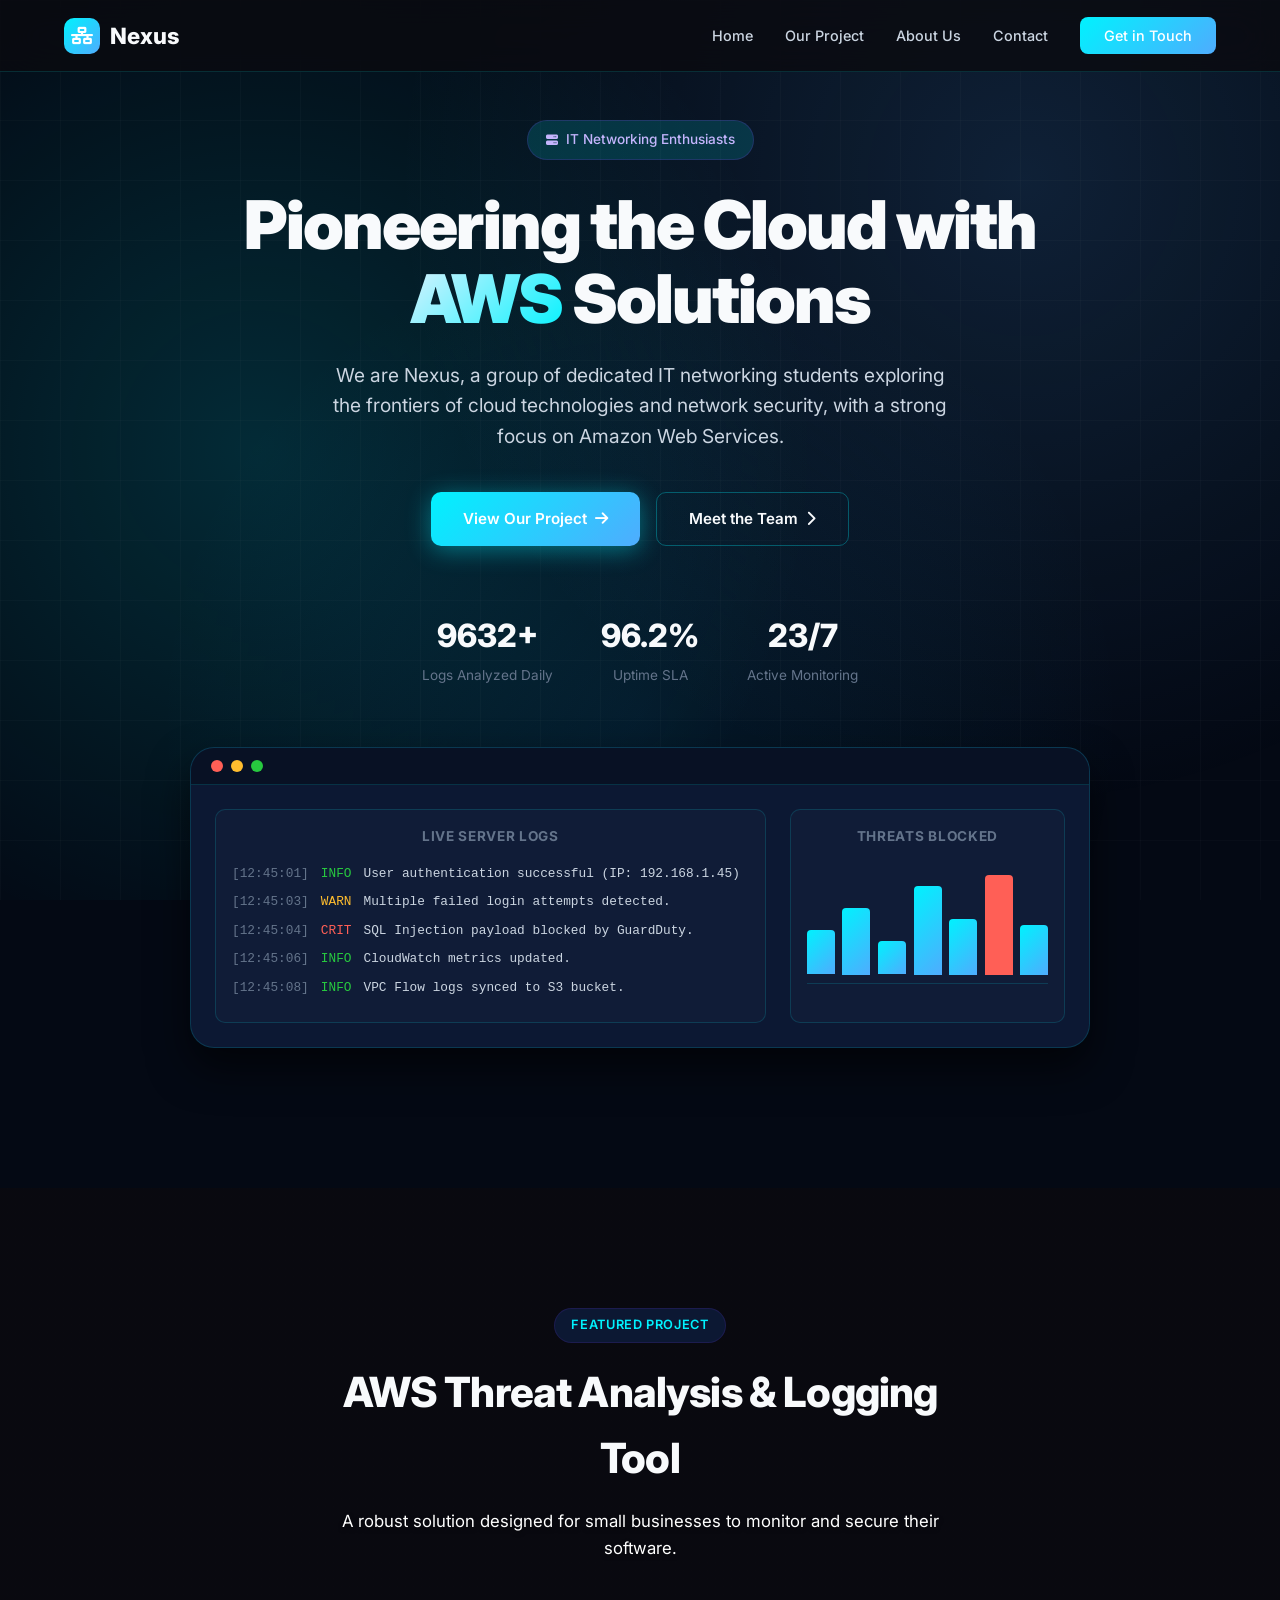
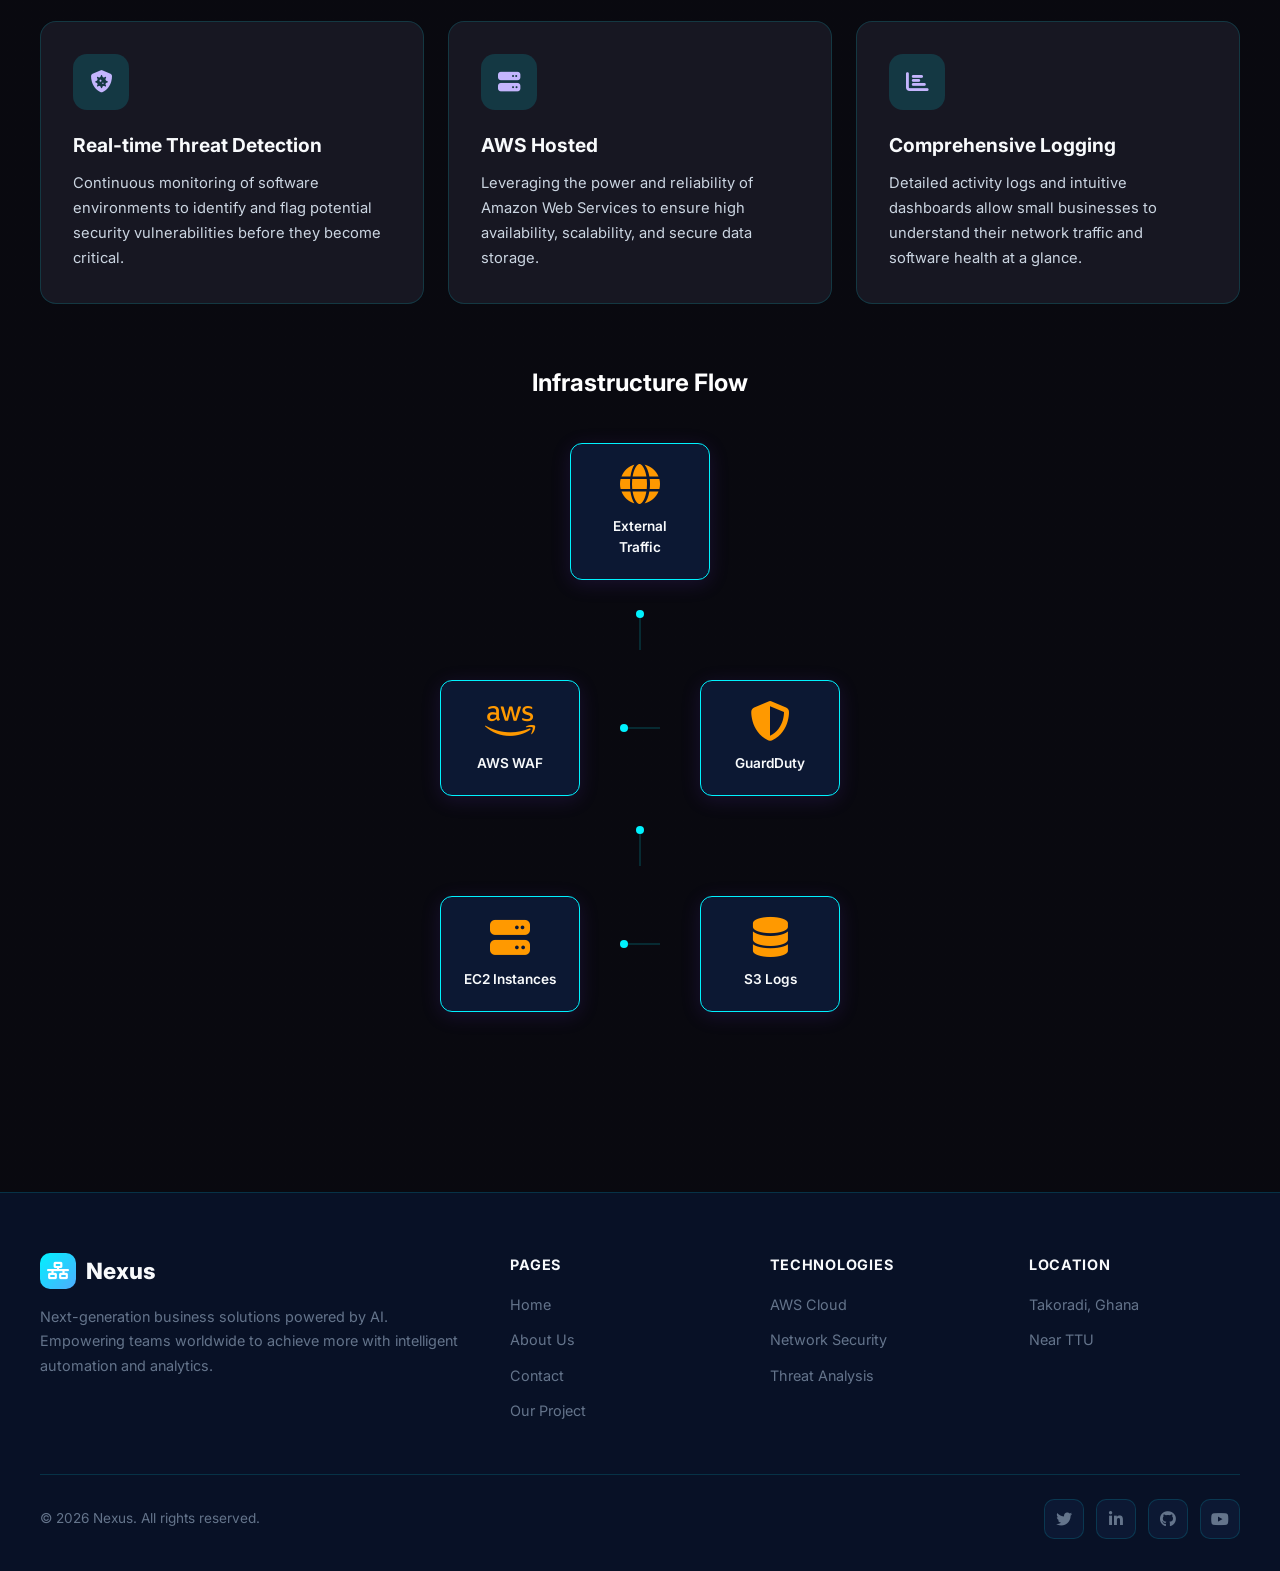
<file: index.html>
<!DOCTYPE html>
<html lang="en">
<head>
  <meta charset="UTF-8" />
  <meta name="viewport" content="width=device-width, initial-scale=1.0" />
  <title>Nexus — IT Networking & AWS Cloud Solutions</title>
  <meta name="description" content="Nexus is a group of IT networking students specializing in AWS cloud infrastructure and threat analysis. with AI-powered analytics, cloud infrastructure, and enterprise automation." />
  <link rel="preconnect" href="https://fonts.googleapis.com" />
  <link rel="preconnect" href="https://fonts.gstatic.com" crossorigin />
  <link href="https://fonts.googleapis.com/css2?family=Inter:wght@400;500;600;700;800;900&display=swap" rel="stylesheet" />
  <link rel="stylesheet" href="https://cdnjs.cloudflare.com/ajax/libs/font-awesome/6.5.1/css/all.min.css" crossorigin="anonymous" referrerpolicy="no-referrer" />
  <link rel="stylesheet" href="style.css?v=2" />
  <link rel="icon" href="data:image/svg+xml,<svg xmlns=%22http://www.w3.org/2000/svg%22 viewBox=%220 0 100 100%22><text y=%22.9em%22 font-size=%2290%22>🛡️</text></svg>">
</head>
<body>

  <!-- Background -->
  <div class="bg-grid"></div>

  <!-- ===== NAV ===== -->
  <nav>
    <div class="nav-inner">
      <a href="#" class="logo">
        <div class="logo-icon"><i class="fas fa-network-wired"></i></div>
        Nexus
      </a>
      <button class="mobile-toggle" id="mobileToggle" aria-label="Menu">
        <i class="fas fa-bars"></i>
      </button>
      <ul class="nav-links" id="navLinks">
        <li><a href="index.html">Home</a></li>
        <li><a href="index.html#project">Our Project</a></li>
        <li><a href="about.html">About Us</a></li>
        <li><a href="contact.html">Contact</a></li>
        <li><a href="contact.html" class="nav-cta">Get in Touch</a></li>
      </ul>
    </div>
  </nav>

  <!-- ===== HERO ===== -->
  <section class="hero" id="hero">
    <div class="hero-content">
      <div class="hero-badge fade-in">
        <i class="fas fa-server"></i> IT Networking Enthusiasts
      </div>
      <h1 class="fade-in fade-in-delay-1">
        Pioneering the Cloud with <span class="highlight">AWS</span> Solutions
      </h1>
      <p class="fade-in fade-in-delay-2">
        We are Nexus, a group of dedicated IT networking students exploring the frontiers of cloud technologies and network security, with a strong focus on Amazon Web Services.
      </p>
      <div class="hero-buttons fade-in fade-in-delay-3">
        <a href="#project" class="btn btn-primary">
          View Our Project <i class="fas fa-arrow-right"></i>
        </a>
        <a href="about.html" class="btn btn-secondary">
          Meet the Team <i class="fas fa-chevron-right"></i>
        </a>
      </div>
      <div class="hero-stats fade-in fade-in-delay-4">
        <div class="hero-stat">
          <h3><span class="counter-value" data-target="10000" data-suffix="+">0</span></h3>
          <p>Logs Analyzed Daily</p>
        </div>
        <div class="hero-stat">
          <h3><span class="counter-value" data-target="99.9" data-suffix="%">0</span></h3>
          <p>Uptime SLA</p>
        </div>
        <div class="hero-stat">
          <h3><span class="counter-value" data-target="24" data-suffix="/7">0</span></h3>
          <p>Active Monitoring</p>
        </div>
      </div>
      
      <!-- Live Dashboard Mockup -->
      <div class="dashboard-mockup reveal">
        <div class="dash-header">
          <div class="dash-dot dot-r"></div>
          <div class="dash-dot dot-y"></div>
          <div class="dash-dot dot-g"></div>
        </div>
        <div class="dash-body">
          <div class="dash-panel">
            <h4>Live Server Logs</h4>
            <div class="log-line"><span class="log-time">[12:45:01]</span> <span class="log-info">INFO</span> <span class="log-msg">User authentication successful (IP: 192.168.1.45)</span></div>
            <div class="log-line"><span class="log-time">[12:45:03]</span> <span class="log-warn">WARN</span> <span class="log-msg">Multiple failed login attempts detected.</span></div>
            <div class="log-line"><span class="log-time">[12:45:04]</span> <span class="log-crit">CRIT</span> <span class="log-msg">SQL Injection payload blocked by GuardDuty.</span></div>
            <div class="log-line"><span class="log-time">[12:45:06]</span> <span class="log-info">INFO</span> <span class="log-msg">CloudWatch metrics updated.</span></div>
            <div class="log-line"><span class="log-time">[12:45:08]</span> <span class="log-info">INFO</span> <span class="log-msg">VPC Flow logs synced to S3 bucket.</span></div>
          </div>
          <div class="dash-panel">
            <h4>Threats Blocked</h4>
            <div class="chart-bar-container">
              <div class="chart-bar" style="height: 40%"></div>
              <div class="chart-bar" style="height: 60%"></div>
              <div class="chart-bar" style="height: 30%"></div>
              <div class="chart-bar" style="height: 80%"></div>
              <div class="chart-bar" style="height: 50%"></div>
              <div class="chart-bar" style="height: 90%; background: #ff5f56;"></div>
              <div class="chart-bar" style="height: 45%"></div>
            </div>
          </div>
        </div>
      </div>
    </div>
    
  </section>

    <!-- ===== PROJECT ===== -->
  <section id="project" style="background: linear-gradient(rgba(10, 10, 15, 0.9), rgba(10, 10, 15, 0.9)), url('https://images.unsplash.com/photo-1544197150-b99a580bb7a8?auto=format&fit=crop&q=80&w=1200') center/cover; padding: 120px 24px;">
    <div class="section-header fade-in">
      <span class="section-label" style="background: var(--bg-card); color: var(--accent);">Featured Project</span>
      <h2>AWS Threat Analysis & Logging Tool</h2>
      <p style="color: #fff; text-shadow: 0 2px 4px rgba(0,0,0,0.5);">A robust solution designed for small businesses to monitor and secure their software.</p>
    </div>
    <div class="features-grid">
      <div class="feature-card fade-in fade-in-delay-1" style="background: rgba(26, 26, 38, 0.85); backdrop-filter: blur(10px);">
        <div class="feature-icon"><i class="fas fa-shield-virus"></i></div>
        <h3>Real-time Threat Detection</h3>
        <p>Continuous monitoring of software environments to identify and flag potential security vulnerabilities before they become critical.</p>
      </div>
      <div class="feature-card fade-in fade-in-delay-2" style="background: rgba(26, 26, 38, 0.85); backdrop-filter: blur(10px);">
        <div class="feature-icon"><i class="fas fa-server"></i></div>
        <h3>AWS Hosted</h3>
        <p>Leveraging the power and reliability of Amazon Web Services to ensure high availability, scalability, and secure data storage.</p>
      </div>
      <div class="feature-card fade-in fade-in-delay-3" style="background: rgba(26, 26, 38, 0.85); backdrop-filter: blur(10px);">
        <div class="feature-icon"><i class="fas fa-chart-bar"></i></div>
        <h3>Comprehensive Logging</h3>
        <p>Detailed activity logs and intuitive dashboards allow small businesses to understand their network traffic and software health at a glance.</p>
      </div>
    </div>
    
    <!-- AWS Architecture Diagram -->
    <div class="aws-architecture reveal">
      <h3 style="color: white; margin-bottom: 10px; font-size: 1.5rem;">Infrastructure Flow</h3>
      <div class="arch-row">
        <div class="arch-node">
          <i class="fas fa-globe"></i>
          <span>External Traffic</span>
        </div>
      </div>
      <div class="arch-line"></div>
      <div class="arch-row">
        <div class="arch-node">
          <i class="fab fa-aws"></i>
          <span>AWS WAF</span>
        </div>
        <div class="arch-line-horizontal"></div>
        <div class="arch-node">
          <i class="fas fa-shield-alt"></i>
          <span>GuardDuty</span>
        </div>
      </div>
      <div class="arch-line"></div>
      <div class="arch-row">
        <div class="arch-node">
          <i class="fas fa-server"></i>
          <span>EC2 Instances</span>
        </div>
        <div class="arch-line-horizontal"></div>
        <div class="arch-node">
          <i class="fas fa-database"></i>
          <span>S3 Logs</span>
        </div>
      </div>
    </div>
  </section>

<!-- ===== FOOTER ===== -->
  <footer>
    <div class="footer-inner">
      <div class="footer-brand">
        <a href="#" class="logo">
          <div class="logo-icon"><i class="fas fa-network-wired"></i></div>
          Nexus
        </a>
        <p>Next-generation business solutions powered by AI. Empowering teams worldwide to achieve more with intelligent automation and analytics.</p>
      </div>
      <div class="footer-col">
        <h4>Pages</h4>
        <ul>
          <li><a href="index.html">Home</a></li>
          <li><a href="about.html">About Us</a></li>
          <li><a href="contact.html">Contact</a></li>
          <li><a href="index.html#project">Our Project</a></li>
        </ul>
      </div>
      <div class="footer-col">
        <h4>Technologies</h4>
        <ul>
          <li><a href="#">AWS Cloud</a></li>
          <li><a href="#">Network Security</a></li>
          <li><a href="#">Threat Analysis</a></li>
        </ul>
      </div>
      <div class="footer-col">
        <h4>Location</h4>
        <ul>
          <li><a href="#">Takoradi, Ghana</a></li>
          <li><a href="#">Near TTU</a></li>
        </ul>
      </div>
    </div>
    <div class="footer-bottom">
      <p>&copy; 2026 Nexus. All rights reserved.</p>
      <div class="footer-socials">
        <a href="#" aria-label="Twitter"><i class="fab fa-twitter"></i></a>
        <a href="#" aria-label="LinkedIn"><i class="fab fa-linkedin-in"></i></a>
        <a href="#" aria-label="GitHub"><i class="fab fa-github"></i></a>
        <a href="#" aria-label="YouTube"><i class="fab fa-youtube"></i></a>
      </div>
    </div>
  </footer>

  <!-- Mobile nav toggle -->
  <script>
    const toggle = document.getElementById('mobileToggle');
    const navLinks = document.getElementById('navLinks');
    toggle.addEventListener('click', () => {
      navLinks.classList.toggle('open');
      const icon = toggle.querySelector('i');
      icon.classList.toggle('fa-bars');
      icon.classList.toggle('fa-times');
    });
    // Close mobile nav on link click
    navLinks.querySelectorAll('a').forEach(link => {
      link.addEventListener('click', () => {
        navLinks.classList.remove('open');
        const icon = toggle.querySelector('i');
        icon.classList.add('fa-bars');
        icon.classList.remove('fa-times');
      });
    });
  </script>
  <script src="script.js"></script>
</body>
</html>
</file>
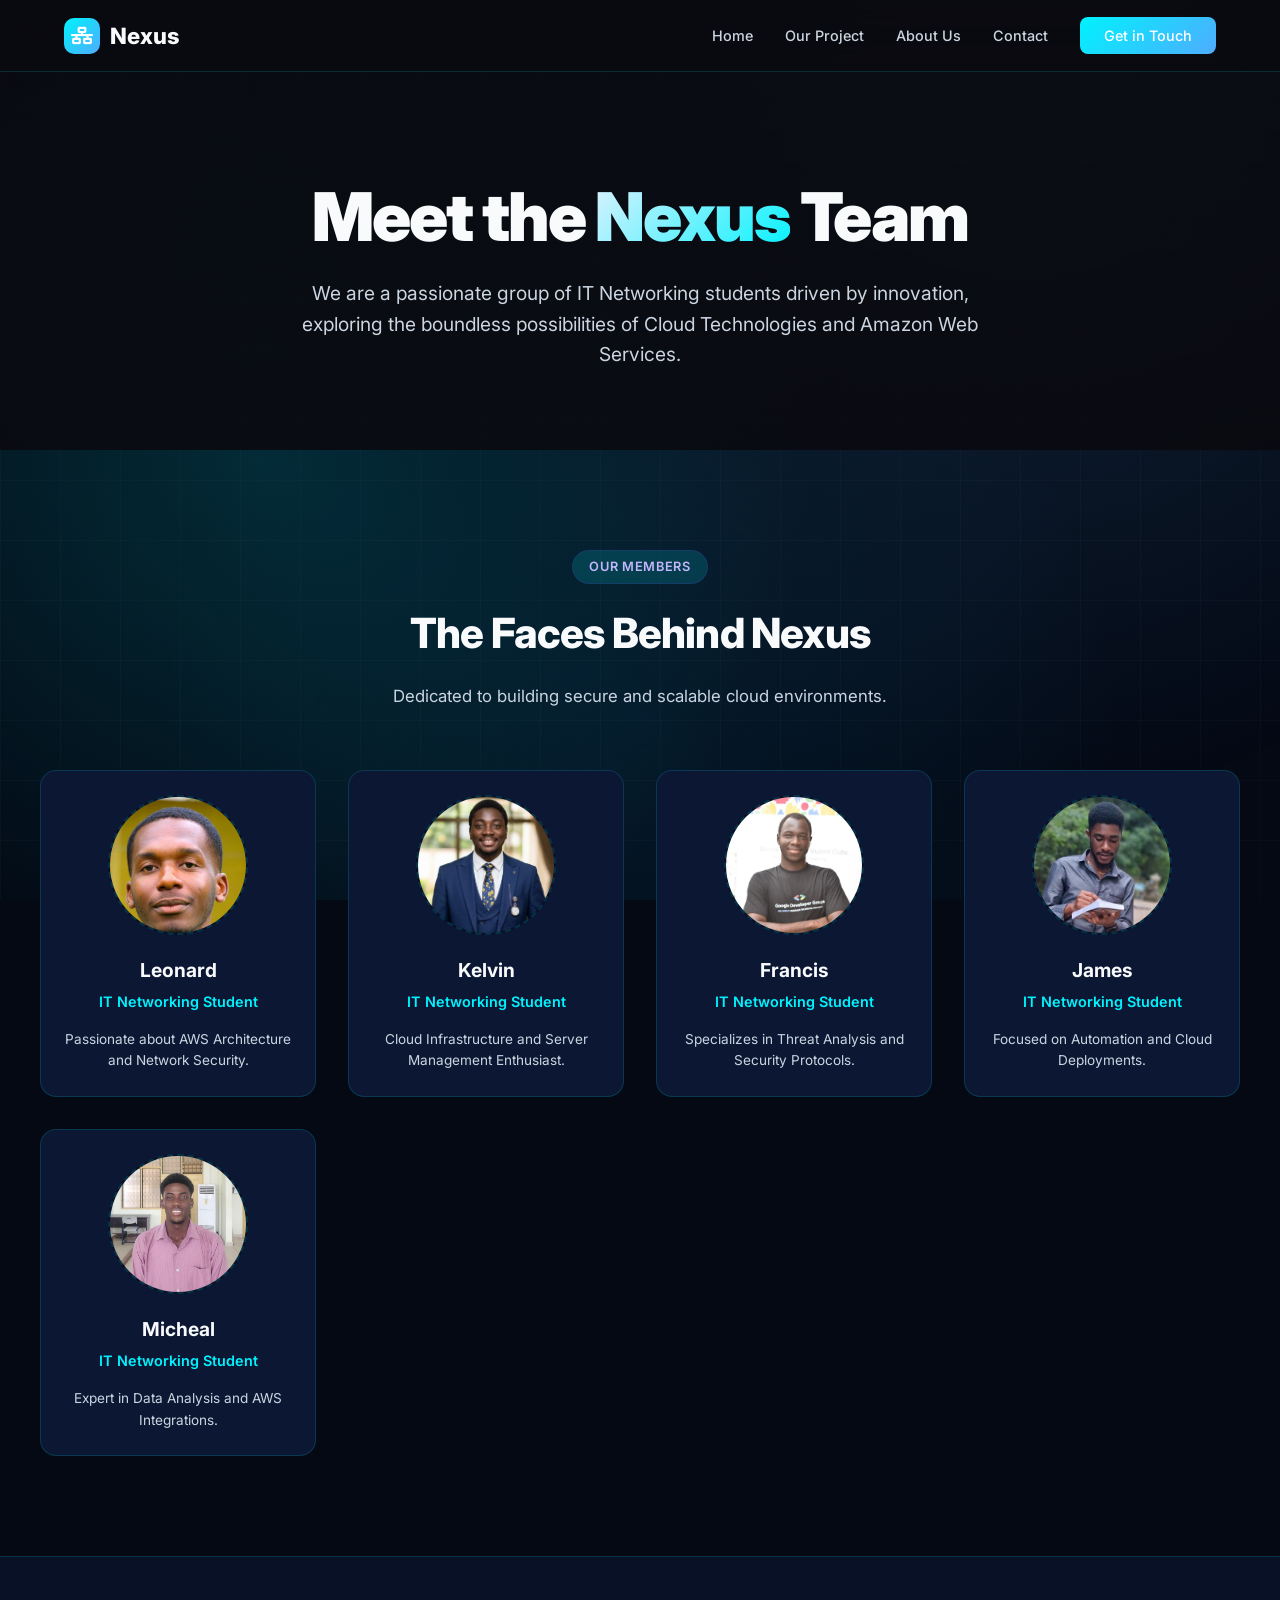
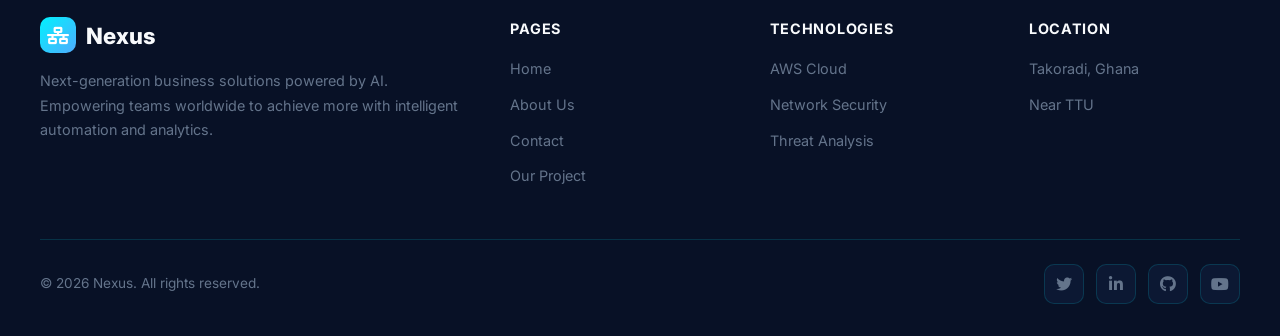
<file: about.html>
<!DOCTYPE html>
<html lang="en">
<head>
  <meta charset="UTF-8" />
  <meta name="viewport" content="width=device-width, initial-scale=1.0" />
  <title>About Us | Nexus</title>
  <meta name="description" content="Nexus is a group of IT networking students specializing in AWS cloud infrastructure and threat analysis. with AI-powered analytics, cloud infrastructure, and enterprise automation." />
  <link rel="preconnect" href="https://fonts.googleapis.com" />
  <link rel="preconnect" href="https://fonts.gstatic.com" crossorigin />
  <link href="https://fonts.googleapis.com/css2?family=Inter:wght@400;500;600;700;800;900&display=swap" rel="stylesheet" />
  <link rel="stylesheet" href="https://cdnjs.cloudflare.com/ajax/libs/font-awesome/6.5.1/css/all.min.css" crossorigin="anonymous" referrerpolicy="no-referrer" />
  <link rel="stylesheet" href="style.css?v=2" />
  <link rel="icon" href="data:image/svg+xml,<svg xmlns=%22http://www.w3.org/2000/svg%22 viewBox=%220 0 100 100%22><text y=%22.9em%22 font-size=%2290%22>🛡️</text></svg>">
</head>
<body>

  <!-- Background -->
  <div class="bg-grid"></div>

  <!-- ===== NAV ===== -->
  <nav>
    <div class="nav-inner">
      <a href="#" class="logo">
        <div class="logo-icon"><i class="fas fa-network-wired"></i></div>
        Nexus
      </a>
      <button class="mobile-toggle" id="mobileToggle" aria-label="Menu">
        <i class="fas fa-bars"></i>
      </button>
      <ul class="nav-links" id="navLinks">
        <li><a href="index.html">Home</a></li>
        <li><a href="index.html#project">Our Project</a></li>
        <li><a href="about.html">About Us</a></li>
        <li><a href="contact.html">Contact</a></li>
        <li><a href="contact.html" class="nav-cta">Get in Touch</a></li>
      </ul>
    </div>
  </nav>

    <!-- ===== ABOUT HERO ===== -->
  <section class="hero" id="hero" style="background: linear-gradient(rgba(10, 10, 15, 0.8), rgba(10, 10, 15, 0.9)), url('https://images.unsplash.com/photo-1451187580459-43490279c0fa?auto=format&fit=crop&q=80&w=1200') center/cover; min-height: 50vh; padding: 160px 24px 60px;">
    <div class="hero-content">
      <h1 class="fade-in fade-in-delay-1">Meet the <span class="highlight">Nexus</span> Team</h1>
      <p class="fade-in fade-in-delay-2" style="max-width: 700px; margin: 0 auto;">
        We are a passionate group of IT Networking students driven by innovation, exploring the boundless possibilities of Cloud Technologies and Amazon Web Services.
      </p>
    </div>
  </section>

  <!-- ===== TEAM ===== -->
  <section id="team">
    <div class="section-header fade-in reveal">
      <span class="section-label">Our Members</span>
      <h2>The Faces Behind Nexus</h2>
      <p>Dedicated to building secure and scalable cloud environments.</p>
    </div>
    
    <style>
      .team-grid {
        display: grid;
        grid-template-columns: repeat(auto-fit, minmax(220px, 1fr));
        gap: 32px;
        max-width: var(--max-width);
        margin: 0 auto;
      }
      .team-card {
        background: var(--bg-card);
        border: 1px solid var(--border);
        border-radius: var(--radius);
        padding: 24px;
        text-align: center;
        transition: all var(--transition);
      }
      .team-card:hover {
        transform: translateY(-8px);
        border-color: var(--accent);
        box-shadow: 0 10px 30px rgba(0,0,0,0.5);
      }
      .team-photo {
        width: 140px;
        height: 140px;
        border-radius: 50%;
        margin: 0 auto 20px;
        background: var(--bg-secondary);
        border: 2px dashed var(--border);
        display: flex;
        align-items: center;
        justify-content: center;
        overflow: hidden;
        position: relative;
      }
      .team-photo img {
        width: 100%;
        height: 100%;
        object-fit: cover;
        position: absolute;
      }
      .team-photo i {
        font-size: 3rem;
        color: var(--text-muted);
      }
      .team-card h3 {
        font-size: 1.2rem;
        margin-bottom: 4px;
      }
      .team-card p {
        color: var(--accent);
        font-size: 0.9rem;
        font-weight: 600;
        margin-bottom: 16px;
      }
      .team-card .bio {
        color: var(--text-secondary);
        font-size: 0.85rem;
        font-weight: normal;
        margin-bottom: 0;
      }
    </style>

    <div class="team-grid">
      <!-- Member 1 -->
      <div class="team-card fade-in reveal">
        <div class="team-photo">
          <img src="images/leonard.jpg" alt="Leonard" />
        </div>
        <h3>Leonard</h3>
        <p>IT Networking Student</p>
        <p class="bio">Passionate about AWS Architecture and Network Security.</p>
      </div>

      <!-- Member 2 -->
      <div class="team-card fade-in reveal fade-in-delay-1">
        <div class="team-photo">
          <img src="images/kelvin.jpg" alt="Kelvin" />
        </div>
        <h3>Kelvin</h3>
        <p>IT Networking Student</p>
        <p class="bio">Cloud Infrastructure and Server Management Enthusiast.</p>
      </div>

      <!-- Member 3 -->
      <div class="team-card fade-in reveal fade-in-delay-2">
        <div class="team-photo">
          <img src="images/francis.jpg" alt="Francis" />
        </div>
        <h3>Francis</h3>
        <p>IT Networking Student</p>
        <p class="bio">Specializes in Threat Analysis and Security Protocols.</p>
      </div>

      <!-- Member 4 -->
      <div class="team-card fade-in reveal fade-in-delay-3">
        <div class="team-photo">
          <img src="images/james.jpg" alt="James" />
        </div>
        <h3>James</h3>
        <p>IT Networking Student</p>
        <p class="bio">Focused on Automation and Cloud Deployments.</p>
      </div>

      <!-- Member 5 -->
      <div class="team-card fade-in reveal fade-in-delay-4">
        <div class="team-photo">
          <img src="images/micheal.jpg" alt="Micheal" />
        </div>
        <h3>Micheal</h3>
        <p>IT Networking Student</p>
        <p class="bio">Expert in Data Analysis and AWS Integrations.</p>
      </div>
    </div>
  </section>

<!-- ===== FOOTER ===== -->
  <footer>
    <div class="footer-inner">
      <div class="footer-brand">
        <a href="#" class="logo">
          <div class="logo-icon"><i class="fas fa-network-wired"></i></div>
          Nexus
        </a>
        <p>Next-generation business solutions powered by AI. Empowering teams worldwide to achieve more with intelligent automation and analytics.</p>
      </div>
      <div class="footer-col">
        <h4>Pages</h4>
        <ul>
          <li><a href="index.html">Home</a></li>
          <li><a href="about.html">About Us</a></li>
          <li><a href="contact.html">Contact</a></li>
          <li><a href="index.html#project">Our Project</a></li>
        </ul>
      </div>
      <div class="footer-col">
        <h4>Technologies</h4>
        <ul>
          <li><a href="#">AWS Cloud</a></li>
          <li><a href="#">Network Security</a></li>
          <li><a href="#">Threat Analysis</a></li>
        </ul>
      </div>
      <div class="footer-col">
        <h4>Location</h4>
        <ul>
          <li><a href="#">Takoradi, Ghana</a></li>
          <li><a href="#">Near TTU</a></li>
        </ul>
      </div>
    </div>
    <div class="footer-bottom">
      <p>&copy; 2026 Nexus. All rights reserved.</p>
      <div class="footer-socials">
        <a href="#" aria-label="Twitter"><i class="fab fa-twitter"></i></a>
        <a href="#" aria-label="LinkedIn"><i class="fab fa-linkedin-in"></i></a>
        <a href="#" aria-label="GitHub"><i class="fab fa-github"></i></a>
        <a href="#" aria-label="YouTube"><i class="fab fa-youtube"></i></a>
      </div>
    </div>
  </footer>

  <!-- Mobile nav toggle -->
  <script>
    const toggle = document.getElementById('mobileToggle');
    const navLinks = document.getElementById('navLinks');
    toggle.addEventListener('click', () => {
      navLinks.classList.toggle('open');
      const icon = toggle.querySelector('i');
      icon.classList.toggle('fa-bars');
      icon.classList.toggle('fa-times');
    });
    // Close mobile nav on link click
    navLinks.querySelectorAll('a').forEach(link => {
      link.addEventListener('click', () => {
        navLinks.classList.remove('open');
        const icon = toggle.querySelector('i');
        icon.classList.add('fa-bars');
        icon.classList.remove('fa-times');
      });
    });
  </script>
  <script src="script.js"></script>
</body>
</html>
</file>
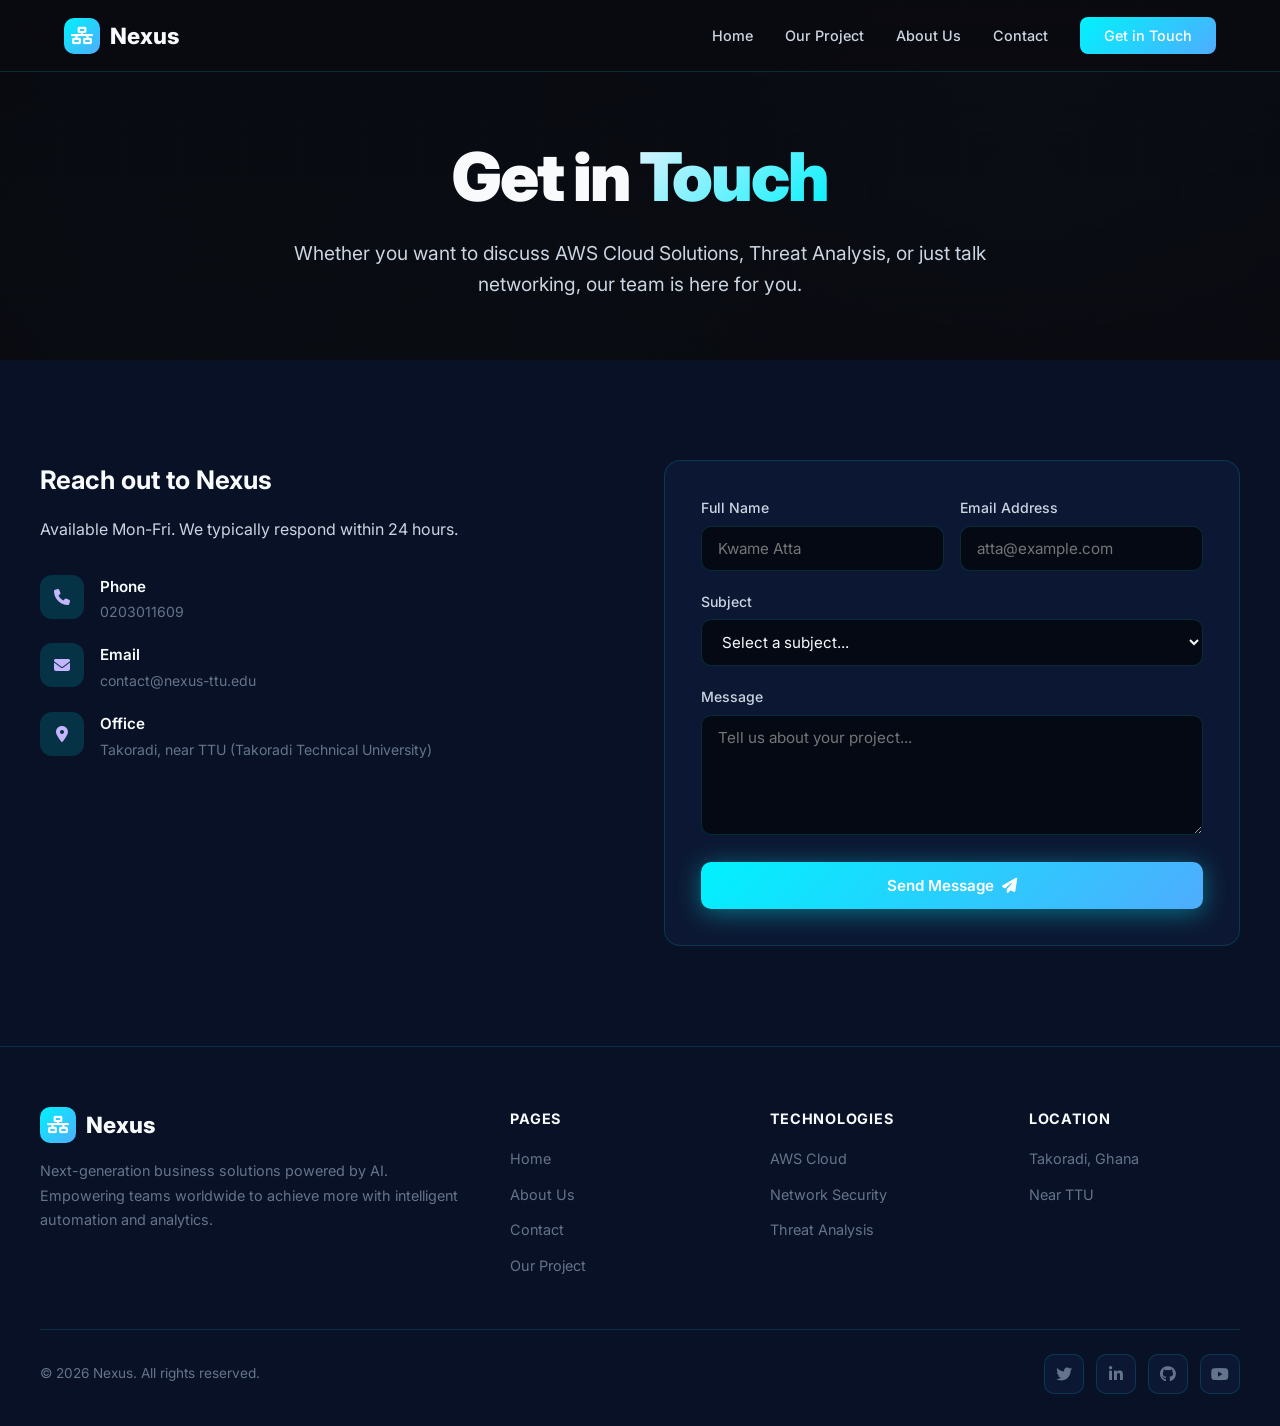
<file: contact.html>
<!DOCTYPE html>
<html lang="en">
<head>
  <meta charset="UTF-8" />
  <meta name="viewport" content="width=device-width, initial-scale=1.0" />
  <title>Contact Us | Nexus</title>
  <meta name="description" content="Nexus is a group of IT networking students specializing in AWS cloud infrastructure and threat analysis. with AI-powered analytics, cloud infrastructure, and enterprise automation." />
  <link rel="preconnect" href="https://fonts.googleapis.com" />
  <link rel="preconnect" href="https://fonts.gstatic.com" crossorigin />
  <link href="https://fonts.googleapis.com/css2?family=Inter:wght@400;500;600;700;800;900&display=swap" rel="stylesheet" />
  <link rel="stylesheet" href="https://cdnjs.cloudflare.com/ajax/libs/font-awesome/6.5.1/css/all.min.css" crossorigin="anonymous" referrerpolicy="no-referrer" />
  <link rel="stylesheet" href="style.css?v=2" />
  <link rel="icon" href="data:image/svg+xml,<svg xmlns=%22http://www.w3.org/2000/svg%22 viewBox=%220 0 100 100%22><text y=%22.9em%22 font-size=%2290%22>🛡️</text></svg>">
</head>
<body>

  <!-- Background -->
  <div class="bg-grid"></div>

  <!-- ===== NAV ===== -->
  <nav>
    <div class="nav-inner">
      <a href="#" class="logo">
        <div class="logo-icon"><i class="fas fa-network-wired"></i></div>
        Nexus
      </a>
      <button class="mobile-toggle" id="mobileToggle" aria-label="Menu">
        <i class="fas fa-bars"></i>
      </button>
      <ul class="nav-links" id="navLinks">
        <li><a href="index.html">Home</a></li>
        <li><a href="index.html#project">Our Project</a></li>
        <li><a href="about.html">About Us</a></li>
        <li><a href="contact.html">Contact</a></li>
        <li><a href="contact.html" class="nav-cta">Get in Touch</a></li>
      </ul>
    </div>
  </nav>

    <!-- ===== CONTACT HERO ===== -->
  <section class="hero" id="hero" style="background: linear-gradient(rgba(10, 10, 15, 0.8), rgba(10, 10, 15, 0.9)), url('https://images.unsplash.com/photo-1544197150-b99a580bb7a8?auto=format&fit=crop&q=80&w=1200') center/cover; min-height: 40vh; padding: 140px 24px 60px;">
    <div class="hero-content">
      <h1 class="fade-in fade-in-delay-1">Get in <span class="highlight">Touch</span></h1>
      <p class="fade-in fade-in-delay-2" style="max-width: 700px; margin: 0 auto;">
        Whether you want to discuss AWS Cloud Solutions, Threat Analysis, or just talk networking, our team is here for you.
      </p>
    </div>
  </section>

  <!-- ===== CONTACT ===== -->
  <section id="contact" class="contact">
    <div class="contact-grid">
      <div class="contact-info fade-in reveal fade-in-delay-1">
        <h3>Reach out to Nexus</h3>
        <p>Available Mon-Fri. We typically respond within 24 hours.</p>
        <div class="contact-detail">
          <i class="fas fa-phone"></i>
          <div>
            <h4>Phone</h4>
            <p>0203011609</p>
          </div>
        </div>
        <div class="contact-detail">
          <i class="fas fa-envelope"></i>
          <div>
            <h4>Email</h4>
            <p>contact@nexus-ttu.edu</p>
          </div>
        </div>
        <div class="contact-detail">
          <i class="fas fa-location-dot"></i>
          <div>
            <h4>Office</h4>
            <p>Takoradi, near TTU (Takoradi Technical University)</p>
          </div>
        </div>
      </div>
      <form class="contact-form fade-in fade-in-delay-2" id="contact-form-sim">
        <div class="form-row">
          <div class="form-group">
            <label for="name">Full Name</label>
            <input type="text" id="name" placeholder="Kwame Atta" required />
          </div>
          <div class="form-group">
            <label for="email">Email Address</label>
            <input type="email" id="email" placeholder="atta@example.com" required />
          </div>
        </div>
        <div class="form-group">
          <label for="subject">Subject</label>
          <select id="subject">
            <option value="">Select a subject...</option>
            <option value="general">General Inquiry</option>
            <option value="project">Threat Analysis Project</option>
            <option value="partnership">Networking & AWS</option>
          </select>
        </div>
        <div class="form-group">
          <label for="message">Message</label>
          <textarea id="message" placeholder="Tell us about your project..." required></textarea>
        </div>
        <button type="submit" class="btn btn-primary">
          Send Message <i class="fas fa-paper-plane"></i>
        </button>
      </form>
      <div id="form-success">
        <i class="fas fa-check-circle"></i>
        <h3>Message Sent Successfully!</h3>
        <p>Thank you for reaching out. We will get back to you shortly.</p>
      </div>
    </div>
  </section>

<!-- ===== FOOTER ===== -->
  <footer>
    <div class="footer-inner">
      <div class="footer-brand">
        <a href="#" class="logo">
          <div class="logo-icon"><i class="fas fa-network-wired"></i></div>
          Nexus
        </a>
        <p>Next-generation business solutions powered by AI. Empowering teams worldwide to achieve more with intelligent automation and analytics.</p>
      </div>
      <div class="footer-col">
        <h4>Pages</h4>
        <ul>
          <li><a href="index.html">Home</a></li>
          <li><a href="about.html">About Us</a></li>
          <li><a href="contact.html">Contact</a></li>
          <li><a href="index.html#project">Our Project</a></li>
        </ul>
      </div>
      <div class="footer-col">
        <h4>Technologies</h4>
        <ul>
          <li><a href="#">AWS Cloud</a></li>
          <li><a href="#">Network Security</a></li>
          <li><a href="#">Threat Analysis</a></li>
        </ul>
      </div>
      <div class="footer-col">
        <h4>Location</h4>
        <ul>
          <li><a href="#">Takoradi, Ghana</a></li>
          <li><a href="#">Near TTU</a></li>
        </ul>
      </div>
    </div>
    <div class="footer-bottom">
      <p>&copy; 2026 Nexus. All rights reserved.</p>
      <div class="footer-socials">
        <a href="#" aria-label="Twitter"><i class="fab fa-twitter"></i></a>
        <a href="#" aria-label="LinkedIn"><i class="fab fa-linkedin-in"></i></a>
        <a href="#" aria-label="GitHub"><i class="fab fa-github"></i></a>
        <a href="#" aria-label="YouTube"><i class="fab fa-youtube"></i></a>
      </div>
    </div>
  </footer>

  <!-- Mobile nav toggle -->
  <script>
    const toggle = document.getElementById('mobileToggle');
    const navLinks = document.getElementById('navLinks');
    toggle.addEventListener('click', () => {
      navLinks.classList.toggle('open');
      const icon = toggle.querySelector('i');
      icon.classList.toggle('fa-bars');
      icon.classList.toggle('fa-times');
    });
    // Close mobile nav on link click
    navLinks.querySelectorAll('a').forEach(link => {
      link.addEventListener('click', () => {
        navLinks.classList.remove('open');
        const icon = toggle.querySelector('i');
        icon.classList.add('fa-bars');
        icon.classList.remove('fa-times');
      });
    });
  </script>
  <script src="script.js"></script>
</body>
</html>
</file>
<file: style.css>
/* ===== RESET & BASE ===== */
    *,
    *::before,
    *::after { margin: 0; padding: 0; box-sizing: border-box; }

    :root {
      --bg-primary: #040914;
      --bg-secondary: #081126;
      --bg-card: #0c1833;
      --bg-card-hover: #122147;
      --text-primary: #f8fafc;
      --text-secondary: #cbd5e1;
      --text-muted: #64748b;
      --accent: #00f2fe;
      --accent-hover: #4facfe;
      --accent-subtle: rgba(0, 242, 254, 0.15);
      --accent-glow: rgba(0, 242, 254, 0.4);
      --gradient-1: linear-gradient(135deg, #00f2fe, #4facfe);
      --gradient-2: linear-gradient(135deg, #00f2fe, #0ea5e9);
      --gradient-text: linear-gradient(135deg, #e0f2fe, #00f2fe);
      --border: rgba(0, 242, 254, 0.15);
      --border-hover: rgba(0, 242, 254, 0.3);
      --radius: 16px;
      --radius-sm: 10px;
      --radius-lg: 24px;
      --shadow: 0 4px 30px rgba(0, 0, 0, 0.6);
      --shadow-glow: 0 0 60px rgba(0, 242, 254, 0.25);
      --transition: 0.3s cubic-bezier(0.4, 0, 0.2, 1);
      --max-width: 1200px;
      --nav-height: 72px;
    }

    html { scroll-behavior: smooth; }
    body {
      font-family: 'Inter', -apple-system, BlinkMacSystemFont, sans-serif;
      background: var(--bg-primary);
      color: var(--text-primary);
      line-height: 1.6;
      overflow-x: hidden;
      -webkit-font-smoothing: antialiased;
    }

    /* ===== SCROLLBAR ===== */
    ::-webkit-scrollbar { width: 8px; }
    ::-webkit-scrollbar-track { background: var(--bg-primary); }
    ::-webkit-scrollbar-thumb { background: var(--text-muted); border-radius: 4px; }
    ::-webkit-scrollbar-thumb:hover { background: var(--text-secondary); }

    /* ===== ANIMATED BACKGROUND ===== */
    .bg-grid {
      position: fixed;
      inset: 0;
      z-index: 0;
      pointer-events: none;
      background-image:
        radial-gradient(circle at 20% 50%, rgba(0, 242, 254, 0.15) 0%, transparent 50%),
        radial-gradient(circle at 80% 20%, rgba(79, 172, 254, 0.15) 0%, transparent 50%),
        radial-gradient(circle at 50% 80%, rgba(14, 165, 233, 0.1) 0%, transparent 50%);
    }

    .bg-grid::after {
      content: '';
      position: absolute;
      inset: 0;
      background-image: linear-gradient(rgba(255, 255, 255, 0.02) 1px, transparent 1px),
        linear-gradient(90deg, rgba(255, 255, 255, 0.02) 1px, transparent 1px);
      background-size: 60px 60px;
    }

    /* ===== NAVIGATION ===== */
    nav {
      position: fixed;
      top: 0;
      left: 0;
      right: 0;
      z-index: 1000;
      height: var(--nav-height);
      background: rgba(10, 10, 15, 0.8);
      backdrop-filter: blur(20px);
      -webkit-backdrop-filter: blur(20px);
      border-bottom: 1px solid var(--border);
    }

    .nav-inner {
      max-width: var(--max-width);
      margin: 0 auto;
      padding: 0 24px;
      height: 100%;
      display: flex;
      align-items: center;
      justify-content: space-between;
    }

    .logo {
      display: flex;
      align-items: center;
      gap: 10px;
      text-decoration: none;
      font-weight: 800;
      font-size: 1.4rem;
      color: var(--text-primary);
    }

    .logo-icon {
      width: 36px;
      height: 36px;
      border-radius: 10px;
      background: var(--gradient-1);
      display: flex;
      align-items: center;
      justify-content: center;
      font-size: 1.1rem;
      color: white;
    }

    .nav-links {
      display: flex;
      align-items: center;
      gap: 32px;
      list-style: none;
    }

    .nav-links a {
      text-decoration: none;
      color: var(--text-secondary);
      font-size: 0.9rem;
      font-weight: 500;
      transition: color var(--transition);
      position: relative;
    }

    .nav-links a::after {
      content: '';
      position: absolute;
      bottom: -4px;
      left: 0;
      width: 0;
      height: 2px;
      background: var(--gradient-1);
      transition: width var(--transition);
      border-radius: 1px;
    }

    .nav-links a:hover { color: var(--text-primary); }
    .nav-links a:hover::after { width: 100%; }

    .nav-cta {
      padding: 10px 24px;
      border-radius: 8px;
      background: var(--gradient-1);
      color: white !important;
      font-weight: 600;
      transition: transform var(--transition), box-shadow var(--transition);
    }

    .nav-cta:hover { transform: translateY(-1px); box-shadow: 0 4px 20px var(--accent-glow); }
    .nav-cta::after { display: none !important; }

    .mobile-toggle {
      display: none;
      background: none;
      border: none;
      color: var(--text-primary);
      font-size: 1.5rem;
      cursor: pointer;
      padding: 4px;
    }

    /* ===== BUTTONS ===== */
    .btn {
      display: inline-flex;
      align-items: center;
      gap: 8px;
      padding: 14px 32px;
      border-radius: 10px;
      font-weight: 600;
      font-size: 0.95rem;
      font-family: inherit;
      text-decoration: none;
      cursor: pointer;
      border: none;
      transition: all var(--transition);
    }

    .btn-primary {
      background: var(--gradient-1);
      color: white;
      box-shadow: 0 4px 24px var(--accent-glow);
    }

    .btn-primary:hover {
      transform: translateY(-2px);
      box-shadow: 0 8px 40px var(--accent-glow);
    }

    .btn-secondary {
      background: transparent;
      color: var(--text-primary);
      border: 1px solid var(--border-hover);
    }

    .btn-secondary:hover {
      background: rgba(255, 255, 255, 0.04);
      border-color: var(--text-muted);
    }

    /* ===== HERO ===== */
    .hero {
      position: relative;
      z-index: 1;
      min-height: 100vh;
      display: flex;
      align-items: center;
      justify-content: center;
      padding: 120px 24px 80px;
    }

    .hero-content {
      max-width: 900px;
      text-align: center;
    }

    .hero-badge {
      display: inline-flex;
      align-items: center;
      gap: 8px;
      padding: 8px 18px;
      border-radius: 100px;
      background: var(--accent-subtle);
      border: 1px solid rgba(124, 58, 237, 0.2);
      font-size: 0.85rem;
      font-weight: 500;
      color: #c4b5fd;
      margin-bottom: 28px;
    }

    .hero-badge i { font-size: 0.75rem; }

    .hero h1 {
      font-size: clamp(2.4rem, 7vw, 4.2rem);
      font-weight: 900;
      line-height: 1.1;
      margin-bottom: 24px;
      letter-spacing: -0.03em;
    }

    .hero h1 .highlight {
      background: var(--gradient-text);
      -webkit-background-clip: text;
      -webkit-text-fill-color: transparent;
      background-clip: text;
    }

    .hero p {
      font-size: clamp(1rem, 2vw, 1.2rem);
      color: var(--text-secondary);
      max-width: 640px;
      margin: 0 auto 40px;
    }

    .hero-buttons {
      display: flex;
      flex-wrap: wrap;
      gap: 16px;
      justify-content: center;
    }

    .hero-stats {
      display: flex;
      justify-content: center;
      gap: 48px;
      margin-top: 64px;
      flex-wrap: wrap;
    }

    .hero-stat h3 {
      font-size: 2rem;
      font-weight: 800;
      color: var(--text-primary);
    }

    .hero-stat p {
      font-size: 0.85rem;
      color: var(--text-muted);
      margin: 4px 0 0;
    }

    /* ===== SECTION COMMON ===== */
    section {
      position: relative;
      z-index: 1;
      padding: 100px 24px;
    }

    .section-header {
      text-align: center;
      max-width: 640px;
      margin: 0 auto 60px;
    }

    .section-header h2 {
      font-size: clamp(1.8rem, 4vw, 2.6rem);
      font-weight: 800;
      margin-bottom: 16px;
      letter-spacing: -0.02em;
    }

    .section-header p {
      color: var(--text-secondary);
      font-size: 1.05rem;
    }

    .section-label {
      display: inline-block;
      padding: 6px 16px;
      border-radius: 100px;
      background: var(--accent-subtle);
      border: 1px solid rgba(124, 58, 237, 0.15);
      font-size: 0.8rem;
      font-weight: 600;
      color: #c4b5fd;
      text-transform: uppercase;
      letter-spacing: 0.05em;
      margin-bottom: 16px;
    }

    /* ===== FEATURES ===== */
    .features-grid {
      display: grid;
      grid-template-columns: repeat(auto-fit, minmax(300px, 1fr));
      gap: 24px;
      max-width: var(--max-width);
      margin: 0 auto;
    }

    .feature-card {
      background: var(--bg-card);
      border: 1px solid var(--border);
      border-radius: var(--radius);
      padding: 32px;
      transition: all var(--transition);
      position: relative;
      overflow: hidden;
    }

    .feature-card::before {
      content: '';
      position: absolute;
      top: 0;
      left: 0;
      right: 0;
      height: 3px;
      background: var(--gradient-1);
      transform: scaleX(0);
      transform-origin: left;
      transition: transform var(--transition);
    }

    .feature-card:hover {
      background: var(--bg-card-hover);
      border-color: var(--border-hover);
      transform: translateY(-4px);
    }

    .feature-card:hover::before { transform: scaleX(1); }

    .feature-icon {
      width: 56px;
      height: 56px;
      border-radius: 14px;
      background: var(--accent-subtle);
      display: flex;
      align-items: center;
      justify-content: center;
      font-size: 1.4rem;
      color: #c4b5fd;
      margin-bottom: 20px;
    }

    .feature-card h3 {
      font-size: 1.2rem;
      font-weight: 700;
      margin-bottom: 10px;
    }

    .feature-card p {
      color: var(--text-secondary);
      font-size: 0.92rem;
      line-height: 1.7;
    }

    /* ===== TESTIMONIALS CAROUSEL (CSS-only) ===== */
    .testimonials {
      background: var(--bg-secondary);
    }

    .carousel {
      max-width: 800px;
      margin: 0 auto;
      overflow: hidden;
      position: relative;
    }

    .carousel-track {
      display: flex;
      transition: transform 0.6s cubic-bezier(0.4, 0, 0.2, 1);
    }

    .carousel-slide {
      flex: 0 0 100%;
      padding: 0 16px;
    }

    .testimonial-card {
      background: var(--bg-card);
      border: 1px solid var(--border);
      border-radius: var(--radius);
      padding: 40px;
      text-align: center;
    }

    .testimonial-stars {
      color: #f59e0b;
      font-size: 1.1rem;
      margin-bottom: 20px;
      letter-spacing: 4px;
    }

    .testimonial-text {
      font-size: 1.1rem;
      line-height: 1.8;
      color: var(--text-secondary);
      font-style: italic;
      margin-bottom: 28px;
      max-width: 600px;
      margin-left: auto;
      margin-right: auto;
    }

    .testimonial-author {
      display: flex;
      align-items: center;
      justify-content: center;
      gap: 14px;
    }

    .testimonial-avatar {
      width: 48px;
      height: 48px;
      border-radius: 50%;
      background: var(--gradient-2);
      display: flex;
      align-items: center;
      justify-content: center;
      font-weight: 700;
      font-size: 1.1rem;
      color: white;
    }

    .testimonial-info h4 {
      font-size: 0.95rem;
      font-weight: 600;
    }

    .testimonial-info p {
      font-size: 0.82rem;
      color: var(--text-muted);
    }

    /* Carousel controls */
    .carousel-controls {
      display: flex;
      justify-content: center;
      gap: 12px;
      margin-top: 32px;
    }

    .carousel-label {
      display: block;
      width: 14px;
      height: 14px;
      border-radius: 50%;
      background: var(--text-muted);
      cursor: pointer;
      transition: all var(--transition);
      border: 2px solid transparent;
    }

    .carousel-label:hover { background: var(--text-secondary); }

    #slide-1:checked ~ .carousel .carousel-track { transform: translateX(0); }
    #slide-2:checked ~ .carousel .carousel-track { transform: translateX(-100%); }
    #slide-3:checked ~ .carousel .carousel-track { transform: translateX(-200%); }

    #slide-1:checked ~ .carousel-controls label[for="slide-1"],
    #slide-2:checked ~ .carousel-controls label[for="slide-2"],
    #slide-3:checked ~ .carousel-controls label[for="slide-3"] {
      background: var(--accent);
      border-color: var(--accent-glow);
      box-shadow: 0 0 12px var(--accent-glow);
    }

    .carousel-input { display: none; }

    /* ===== PRICING ===== */
    .pricing-grid {
      display: grid;
      grid-template-columns: repeat(auto-fit, minmax(300px, 1fr));
      gap: 24px;
      max-width: 1000px;
      margin: 0 auto;
    }

    .pricing-card {
      background: var(--bg-card);
      border: 1px solid var(--border);
      border-radius: var(--radius);
      padding: 40px 32px;
      text-align: center;
      transition: all var(--transition);
      position: relative;
    }

    .pricing-card:hover {
      transform: translateY(-4px);
      border-color: var(--border-hover);
    }

    .pricing-card.featured {
      background: linear-gradient(135deg, rgba(124, 58, 237, 0.06), rgba(79, 70, 229, 0.06));
      border-color: rgba(124, 58, 237, 0.3);
      transform: scale(1.04);
    }

    .pricing-card.featured:hover { transform: scale(1.04) translateY(-4px); }

    .pricing-badge {
      display: inline-block;
      padding: 6px 16px;
      border-radius: 100px;
      background: var(--gradient-1);
      font-size: 0.75rem;
      font-weight: 700;
      text-transform: uppercase;
      letter-spacing: 0.05em;
      margin-bottom: 20px;
    }

    .pricing-card h3 {
      font-size: 1.3rem;
      font-weight: 700;
      margin-bottom: 8px;
    }

    .pricing-card .subtitle {
      font-size: 0.88rem;
      color: var(--text-muted);
      margin-bottom: 24px;
    }

    .pricing-price {
      font-size: 3rem;
      font-weight: 900;
      letter-spacing: -0.03em;
      margin-bottom: 4px;
    }

    .pricing-price span {
      font-size: 1rem;
      font-weight: 500;
      color: var(--text-muted);
    }

    .pricing-duration {
      color: var(--text-muted);
      font-size: 0.85rem;
      margin-bottom: 28px;
    }

    .pricing-features {
      list-style: none;
      text-align: left;
      margin-bottom: 32px;
    }

    .pricing-features li {
      padding: 10px 0;
      display: flex;
      align-items: center;
      gap: 12px;
      font-size: 0.9rem;
      color: var(--text-secondary);
      border-bottom: 1px solid var(--border);
    }

    .pricing-features li:last-child { border-bottom: none; }

    .pricing-features li i {
      color: var(--accent);
      font-size: 0.85rem;
      width: 18px;
      flex-shrink: 0;
    }

    .pricing-card .btn {
      width: 100%;
      justify-content: center;
    }

    /* ===== CONTACT ===== */
    .contact {
      background: var(--bg-secondary);
    }

    .contact-grid {
      display: grid;
      grid-template-columns: 1fr 1fr;
      gap: 48px;
      max-width: var(--max-width);
      margin: 0 auto;
      align-items: start;
    }

    .contact-info h3 {
      font-size: 1.6rem;
      font-weight: 700;
      margin-bottom: 16px;
    }

    .contact-info > p {
      color: var(--text-secondary);
      margin-bottom: 32px;
    }

    .contact-detail {
      display: flex;
      gap: 16px;
      margin-bottom: 20px;
    }

    .contact-detail i {
      width: 44px;
      height: 44px;
      border-radius: 12px;
      background: var(--accent-subtle);
      display: flex;
      align-items: center;
      justify-content: center;
      color: #c4b5fd;
      flex-shrink: 0;
    }

    .contact-detail h4 {
      font-size: 0.95rem;
      font-weight: 600;
      margin-bottom: 2px;
    }

    .contact-detail p {
      font-size: 0.88rem;
      color: var(--text-muted);
    }

    .contact-form {
      background: var(--bg-card);
      border: 1px solid var(--border);
      border-radius: var(--radius);
      padding: 36px;
    }

    .form-group {
      margin-bottom: 20px;
    }

    .form-group label {
      display: block;
      font-size: 0.88rem;
      font-weight: 500;
      margin-bottom: 6px;
      color: var(--text-secondary);
    }

    .form-group input,
    .form-group textarea,
    .form-group select {
      width: 100%;
      padding: 12px 16px;
      border-radius: var(--radius-sm);
      background: var(--bg-primary);
      border: 1px solid var(--border);
      color: var(--text-primary);
      font-family: inherit;
      font-size: 0.95rem;
      transition: border-color var(--transition);
      outline: none;
    }

    .form-group input:focus,
    .form-group textarea:focus {
      border-color: var(--accent);
      box-shadow: 0 0 0 3px var(--accent-subtle);
    }

    .form-group textarea {
      min-height: 120px;
      resize: vertical;
    }

    .form-row {
      display: grid;
      grid-template-columns: 1fr 1fr;
      gap: 16px;
    }

    .contact-form .btn {
      width: 100%;
      justify-content: center;
    }

    /* ===== FOOTER ===== */
    footer {
      position: relative;
      z-index: 1;
      border-top: 1px solid var(--border);
      padding: 60px 24px 32px;
      background: var(--bg-secondary);
    }

    .footer-inner {
      max-width: var(--max-width);
      margin: 0 auto;
      display: grid;
      grid-template-columns: 2fr 1fr 1fr 1fr;
      gap: 48px;
    }

    .footer-brand .logo { margin-bottom: 16px; }
    .footer-brand p {
      color: var(--text-muted);
      font-size: 0.9rem;
      line-height: 1.7;
    }

    .footer-col h4 {
      font-size: 0.9rem;
      font-weight: 700;
      text-transform: uppercase;
      letter-spacing: 0.05em;
      margin-bottom: 16px;
      color: var(--text-primary);
    }

    .footer-col ul {
      list-style: none;
    }

    .footer-col ul li {
      margin-bottom: 10px;
    }

    .footer-col ul a {
      text-decoration: none;
      color: var(--text-muted);
      font-size: 0.9rem;
      transition: color var(--transition);
    }

    .footer-col ul a:hover { color: var(--text-primary); }

    .footer-bottom {
      max-width: var(--max-width);
      margin: 40px auto 0;
      padding-top: 24px;
      border-top: 1px solid var(--border);
      display: flex;
      justify-content: space-between;
      align-items: center;
      flex-wrap: wrap;
      gap: 16px;
    }

    .footer-bottom p {
      color: var(--text-muted);
      font-size: 0.85rem;
    }

    .footer-socials {
      display: flex;
      gap: 12px;
    }

    .footer-socials a {
      width: 40px;
      height: 40px;
      border-radius: 10px;
      background: var(--bg-card);
      border: 1px solid var(--border);
      display: flex;
      align-items: center;
      justify-content: center;
      color: var(--text-muted);
      text-decoration: none;
      transition: all var(--transition);
    }

    .footer-socials a:hover {
      background: var(--accent-subtle);
      color: var(--accent);
      border-color: rgba(124, 58, 237, 0.3);
    }

    /* ===== ANIMATIONS ===== */
    .fade-in {
      opacity: 0;
      transform: translateY(30px);
      animation: fadeIn 0.7s ease forwards;
    }

    .fade-in-delay-1 { animation-delay: 0.1s; }
    .fade-in-delay-2 { animation-delay: 0.2s; }
    .fade-in-delay-3 { animation-delay: 0.3s; }
    .fade-in-delay-4 { animation-delay: 0.4s; }

    @keyframes fadeIn {
      to { opacity: 1; transform: translateY(0); }
    }

    @keyframes float {
      0%, 100% { transform: translateY(0); }
      50% { transform: translateY(-10px); }
    }

    .float { animation: float 4s ease-in-out infinite; }

    /* ===== RESPONSIVE ===== */
    @media (max-width: 1024px) {
      .footer-inner { grid-template-columns: 1fr 1fr; }
    }

    @media (max-width: 768px) {
      .nav-links { display: none; }
      .mobile-toggle { display: block; }

      .nav-links.open {
        display: flex;
        flex-direction: column;
        position: absolute;
        top: var(--nav-height);
        left: 0;
        right: 0;
        background: rgba(10, 10, 15, 0.98);
        backdrop-filter: blur(20px);
        padding: 24px;
        gap: 16px;
        border-bottom: 1px solid var(--border);
      }

      .hero-stats { gap: 28px; }

      .contact-grid {
        grid-template-columns: 1fr;
      }

      .form-row {
        grid-template-columns: 1fr;
      }

      .pricing-card.featured {
        transform: none;
      }
      .pricing-card.featured:hover { transform: translateY(-4px); }

      .footer-inner { grid-template-columns: 1fr; text-align: center; }
      .footer-bottom { flex-direction: column; text-align: center; }
    }

    @media (max-width: 480px) {
      section { padding: 60px 16px; }
      .hero { padding: 100px 16px 60px; }
      .pricing-card { padding: 28px 20px; }
    }
/* ===== SCROLL REVEAL ANIMATIONS ===== */
.reveal {
  opacity: 0;
  transform: translateY(30px);
  transition: all 0.8s cubic-bezier(0.5, 0, 0, 1);
}
.reveal.active {
  opacity: 1;
  transform: translateY(0);
}

/* ===== MOCK DASHBOARD ===== */
.dashboard-mockup {
  background: var(--bg-card);
  border: 1px solid var(--border);
  border-radius: var(--radius-lg);
  overflow: hidden;
  box-shadow: 0 20px 40px rgba(0,0,0,0.6);
  margin: 60px auto;
  max-width: 1000px;
}
.dash-header {
  background: rgba(0,0,0,0.3);
  padding: 12px 20px;
  border-bottom: 1px solid var(--border);
  display: flex;
  gap: 8px;
}
.dash-dot {
  width: 12px; height: 12px; border-radius: 50%;
}
.dot-r { background: #ff5f56; }
.dot-y { background: #ffbd2e; }
.dot-g { background: #27c93f; }

.dash-body {
  padding: 24px;
  display: grid;
  grid-template-columns: 2fr 1fr;
  gap: 24px;
}
@media (max-width: 768px) {
  .dash-body { grid-template-columns: 1fr; }
}
.dash-panel {
  background: rgba(255,255,255,0.02);
  border: 1px solid var(--border);
  border-radius: var(--radius-sm);
  padding: 16px;
}
.dash-panel h4 {
  font-size: 0.85rem; color: var(--text-muted); text-transform: uppercase; margin-bottom: 16px; letter-spacing: 0.05em;
}
.log-line {
  font-family: monospace; font-size: 0.8rem; margin-bottom: 8px; display: flex; gap: 12px;
}
.log-time { color: var(--text-muted); }
.log-info { color: #27c93f; }
.log-warn { color: #ffbd2e; }
.log-crit { color: #ff5f56; }
.log-msg { color: var(--text-secondary); }

/* Chart Mock */
.chart-bar-container {
  display: flex; align-items: flex-end; gap: 8px; height: 120px; margin-top: 16px; border-bottom: 1px solid var(--border); padding-bottom: 8px;
}
.chart-bar {
  flex: 1; background: var(--gradient-1); border-radius: 4px 4px 0 0; min-width: 15px;
  animation: barGrow 1.5s ease-out forwards; transform-origin: bottom;
}
@keyframes barGrow {
  0% { transform: scaleY(0); }
  100% { transform: scaleY(1); }
}

/* ===== AWS ARCHITECTURE ===== */
.aws-architecture {
  display: flex;
  flex-direction: column;
  align-items: center;
  gap: 30px;
  margin: 60px auto;
  max-width: 800px;
}
.arch-row {
  display: flex; justify-content: center; gap: 40px; width: 100%; flex-wrap: wrap;
}
.arch-node {
  background: var(--bg-card); border: 1px solid var(--accent); border-radius: 12px; padding: 20px; text-align: center; width: 140px;
  position: relative; box-shadow: 0 4px 20px rgba(124,58,237,0.15);
}
.arch-node i { font-size: 2.5rem; color: #ff9900; margin-bottom: 12px; } /* AWS Orange */
.arch-node span { display: block; font-size: 0.85rem; font-weight: 600; }
.arch-line {
  width: 2px; height: 40px; background: var(--border); position: relative;
}
.arch-line-horizontal {
  width: 40px; height: 2px; background: var(--border); position: relative; align-self: center; margin-top: -20px;
}
.arch-line::after, .arch-line-horizontal::after {
  content: ''; position: absolute; width: 8px; height: 8px; background: var(--accent); border-radius: 50%;
}
.arch-line::after {
  top: 0; left: -3px; animation: pulseMove 2s infinite linear;
}
.arch-line-horizontal::after {
  left: 0; top: -3px; animation: pulseMoveH 2s infinite linear;
}
@keyframes pulseMove {
  0% { top: 0; opacity: 1; }
  100% { top: 100%; opacity: 0; }
}
@keyframes pulseMoveH {
  0% { left: 0; opacity: 1; }
  100% { left: 100%; opacity: 0; }
}

/* ===== FORM SUCCESS ===== */
#form-success {
  display: none; text-align: center; padding: 40px 20px;
}
#form-success i { font-size: 3rem; color: #27c93f; margin-bottom: 16px; }
#form-success h3 { margin-bottom: 8px; }
.form-spinner {
  display: none; width: 24px; height: 24px; border: 3px solid rgba(255,255,255,0.1); border-top-color: white; border-radius: 50%; animation: spin 1s linear infinite; margin: 0 auto;
}
@keyframes spin { 100% { transform: rotate(360deg); } }
</file>
